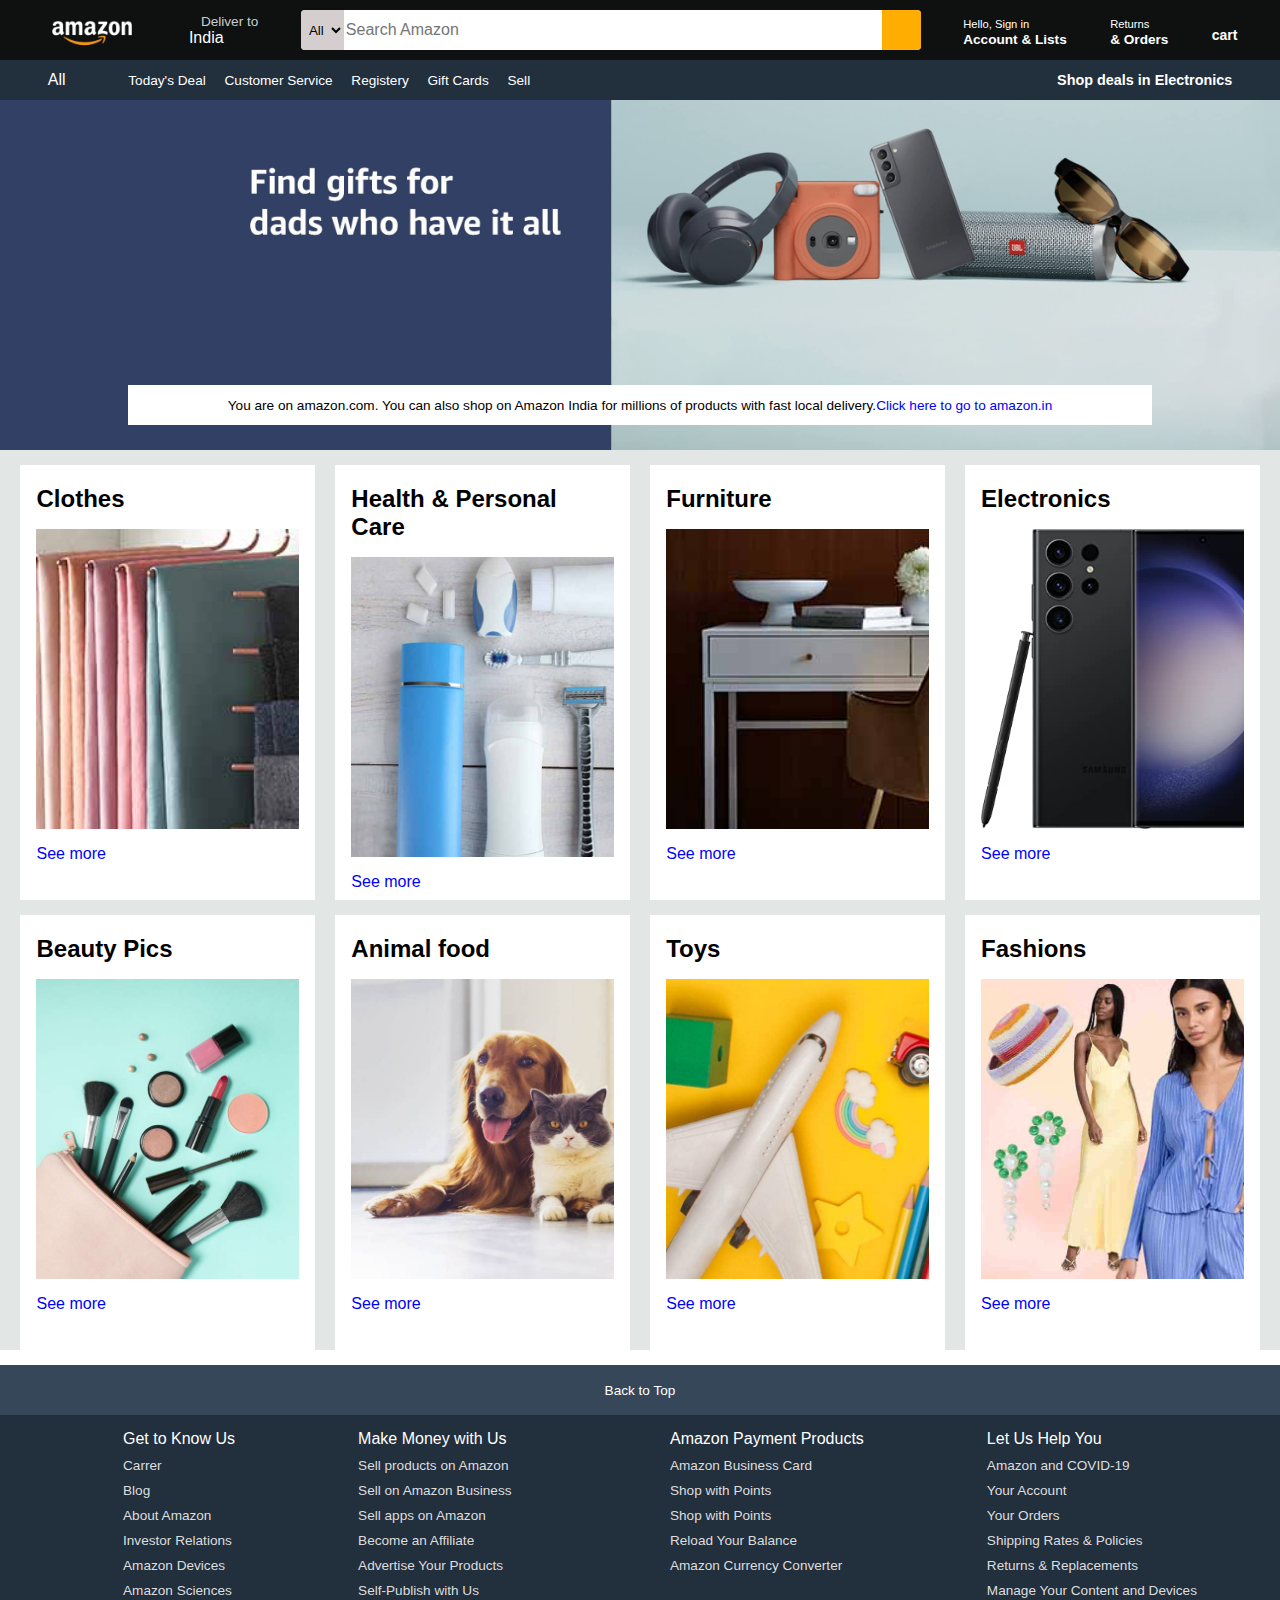
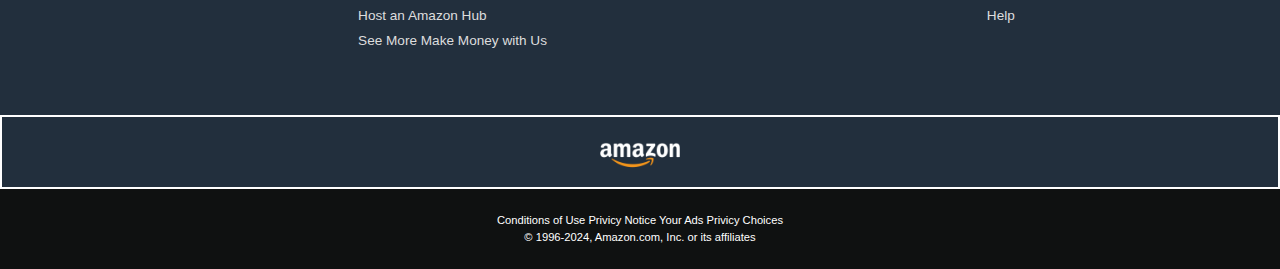
<file: Frontend Projects/Amazon Clone/index.html>
<!DOCTYPE html>
<html lang="en">
<head>
    <meta charset="UTF-8">
    <meta name="viewport" content="width=device-width, initial-scale=1.0">
    <title>Amazon clone</title>
    <link rel="stylesheet" href="https://cdnjs.cloudflare.com/ajax/libs/font-awesome/6.6.0/css/all.min.css" integrity="sha512-Kc323vGBEqzTmouAECnVceyQqyqdsSiqLQISBL29aUW4U/M7pSPA/gEUZQqv1cwx4OnYxTxve5UMg5GT6L4JJg==" crossorigin="anonymous" referrerpolicy="no-referrer" />
    <link rel="stylesheet" href="style.css">
</head>
<body>
    <header>
        <div class="navbar">
            <div class="nav-logo border">
                <div class="logo"></div>
            </div>

            <div class="nav-address border">
                    <p class="add-first">Deliver to</p>
                    <div class="add-icon">
                        <i class="fa-solid fa-location-dot"></i>
                        <p class="add-sec">India</p>
                    </div>
            </div>
            <div class="nav-search">
                <select class="search-select">
                    <option>All</option>
                </select>
                <input placeholder="Search Amazon" class="search-input">
                <div class="search-icon">
                    <i class="fa-solid fa-magnifying-glass"></i>
                </div>
            </div>
        <div class="nav-signin border">
            <p><span>Hello, Sign in</span></p>
            <p class="nav-second">Account & Lists</p>
        </div>
        <div class="nav-signin border">
            <p><span>Returns</span></p>
            <p class="nav-second">& Orders</p>
        </div>
        <div class="nav-cart border">
            <i class="fa-solid fa-cart-arrow-down"></i>
            cart
        </div>
     </div>
     <div class="panel ">
        <div class="panel-all border">
            <i class="fa-solid fa-bars"></i>
            All
        </div>
        <div class="panel-ops">
            <p>Today's Deal</p>
            <p>Customer Service</p>
            <p>Registery</p>
            <p>Gift Cards</p>
            <p>Sell</p>
        </div>
        <div class="panel-deals border">
            Shop deals in Electronics
        </div>
     </div>
    </header>
    <div class="hero-section">
        <div class="hero-message">
        <p>You are on amazon.com. You can also shop on Amazon India for millions of products with fast  local delivery.<a>Click here to go to amazon.in</a></p>      
        </div>
    </div>
    <div class="shop-section">
        <div class="box1 box">
            <div class="box-content">
            <h2>Clothes</h2>
            <div class="box-image" style="background-image: url('box1_image.jpg');"></div>
            <p>See more</p>
        </div>    
        </div>
        <div class="box2 box">
            <div class="box-content">
            <h2>Health & Personal Care</h2>
            <div class="box-image" style="background-image: url('box2_image.jpg');"></div>
            <p>See more</p>
        </div>
        </div>
        <div class="box3 box">
            <div class="box-content">
            <h2>Furniture</h2>
            <div class="box-image" style="background-image: url('box3_image.jpg');"></div>
            <p>See more</p>
        </div>
        </div>
        <div class="box4 box">
            <div class="box-content">
            <h2>Electronics</h2>
            <div class="box-image" style="background-image: url('box4_image.jpg');"></div>
            <p>See more</p>
        </div>
        </div>
        <div class="box1 box">
            <div class="box-content">
            <h2>Beauty Pics</h2>
            <div class="box-image" style="background-image: url('box5_image.jpg');"></div>
            <p>See more</p>
        </div>    
        </div>
        <div class="box2 box">
            <div class="box-content">
            <h2>Animal food</h2>
            <div class="box-image" style="background-image: url('box6_image.jpg');"></div>
            <p>See more</p>
        </div>
        </div>
        <div class="box3 box">
            <div class="box-content">
            <h2>Toys</h2>
            <div class="box-image" style="background-image: url('box7_image.jpg');"></div>
            <p>See more</p>
        </div>
        </div>
        <div class="box4 box">
            <div class="box-content">
            <h2>Fashions</h2>
            <div class="box-image" style="background-image: url('box8_image.jpg');"></div>
            <p>See more</p>
        </div>
        </div>
    </div>
    <footer>
        <div class="foot-panel1">
            Back to Top
        </div>
        <div class="foot-panel2">
            <ul>
                <p>Get to Know Us</p>
                <a>Carrer</a>
                <a>Blog</a>
                <a>About Amazon</a>
                <a>Investor Relations</a>
                <a>Amazon Devices</a>
                <a>Amazon Sciences</a>
            </ul>
            <ul> Make Money with Us
                <a>Sell products on Amazon</a>
                <a>Sell on Amazon Business</a>
                <a>Sell apps on Amazon</a>
                <a>Become an Affiliate</a>
                <a>Advertise Your Products</a>
                <a>Self-Publish with Us</a>
                <a>Host an Amazon Hub</a>
                <a>See More Make Money with Us</a>
            </ul>
            <ul> Amazon Payment Products
                <a>Amazon Business Card</a>
                <a>Shop with Points</a>
                <a>Shop with Points</a>
                <a>Reload Your Balance</a>
                <a>Amazon Currency Converter</a>
            </ul>
        </ul>
        <ul> Let Us Help You
            <a>Amazon and COVID-19</a>
            <a>Your Account</a>
            <a>Your Orders</a>
            <a>Shipping Rates & Policies</a>
            <a>Returns & Replacements</a>
            <a>Manage Your Content and Devices</a>
            <a>Help</a>
        </ul>
        </div>
        <div class="foot-panel3">
            <div class="logo"></div>
        </div>
        <div class="foot-panel4">
            <div class="pages">
                <a>Conditions of Use</a>
                <a>Privicy Notice</a>
                <a>Your Ads Privicy Choices</a>
            </div>
            <div class="copyright">
                © 1996-2024, Amazon.com, Inc. or its affiliates
            </div>
        </div>
    </footer>

</body>
</html>
</file>
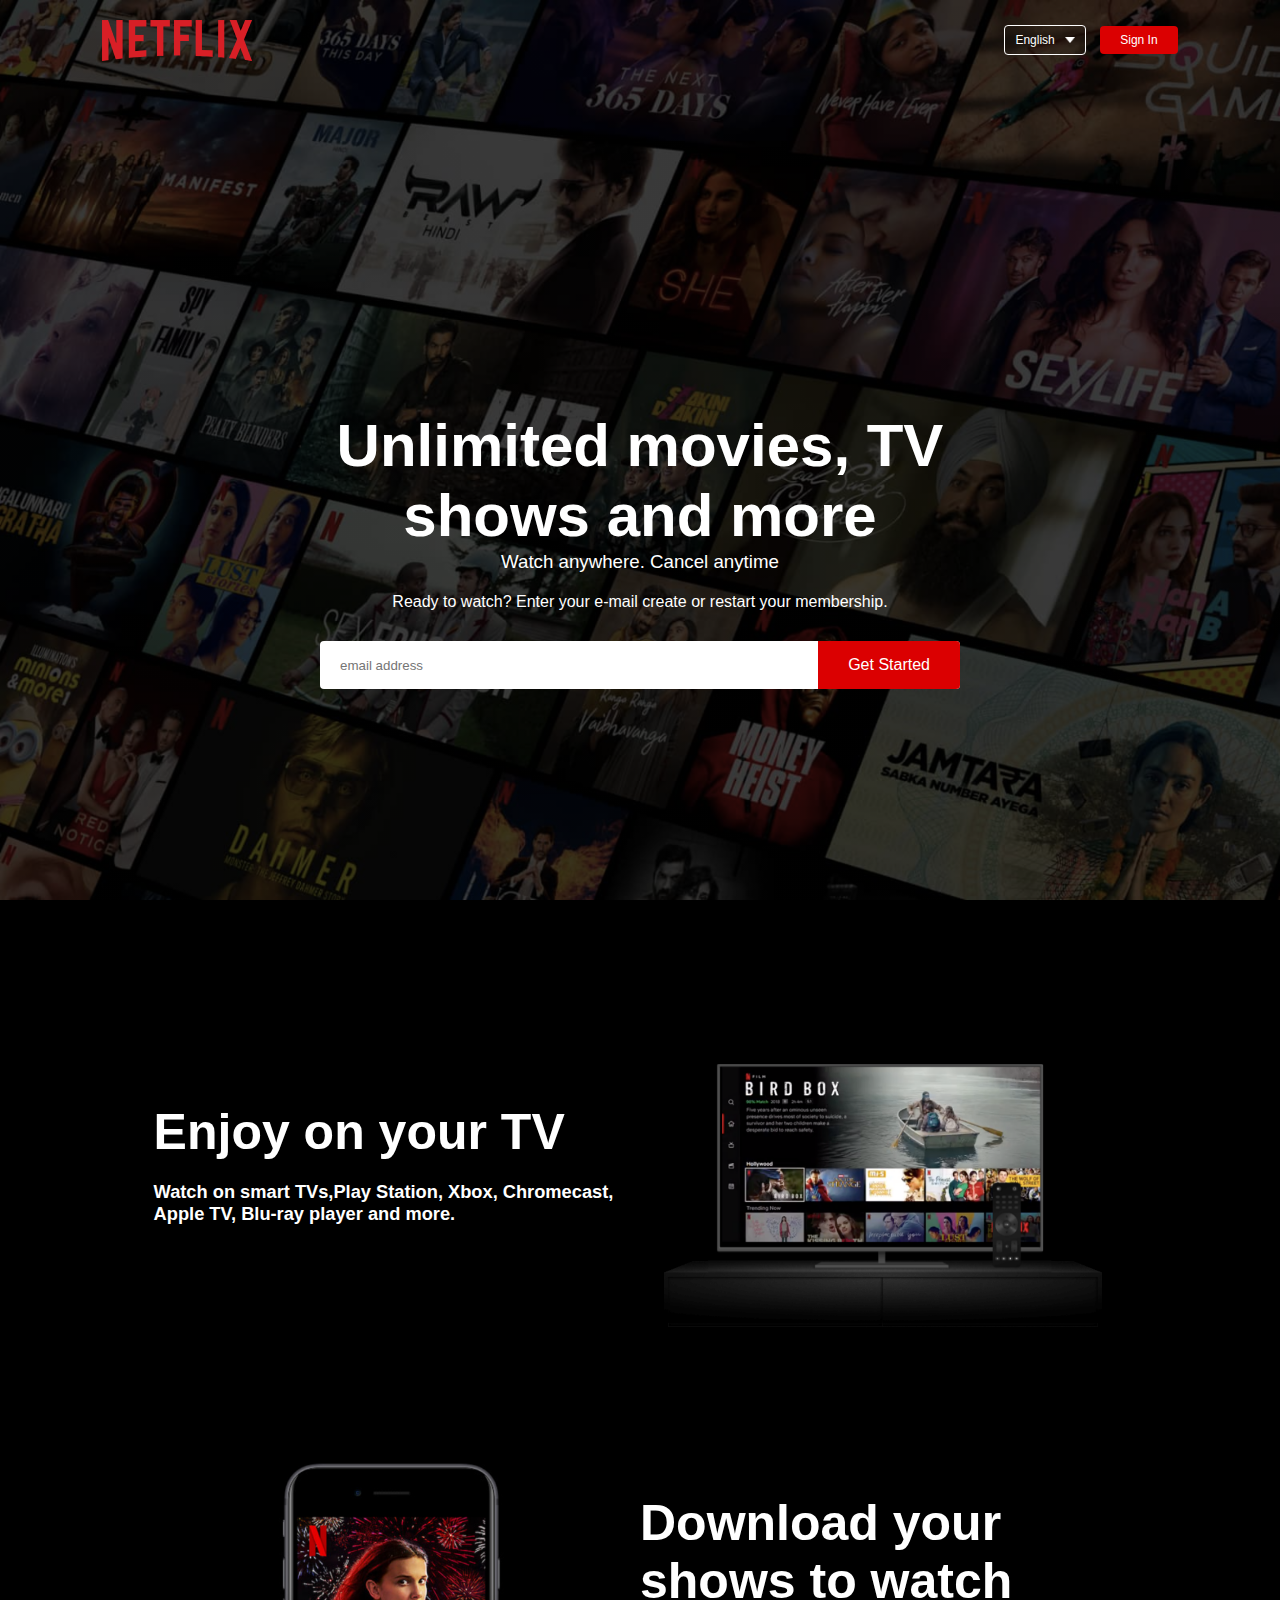
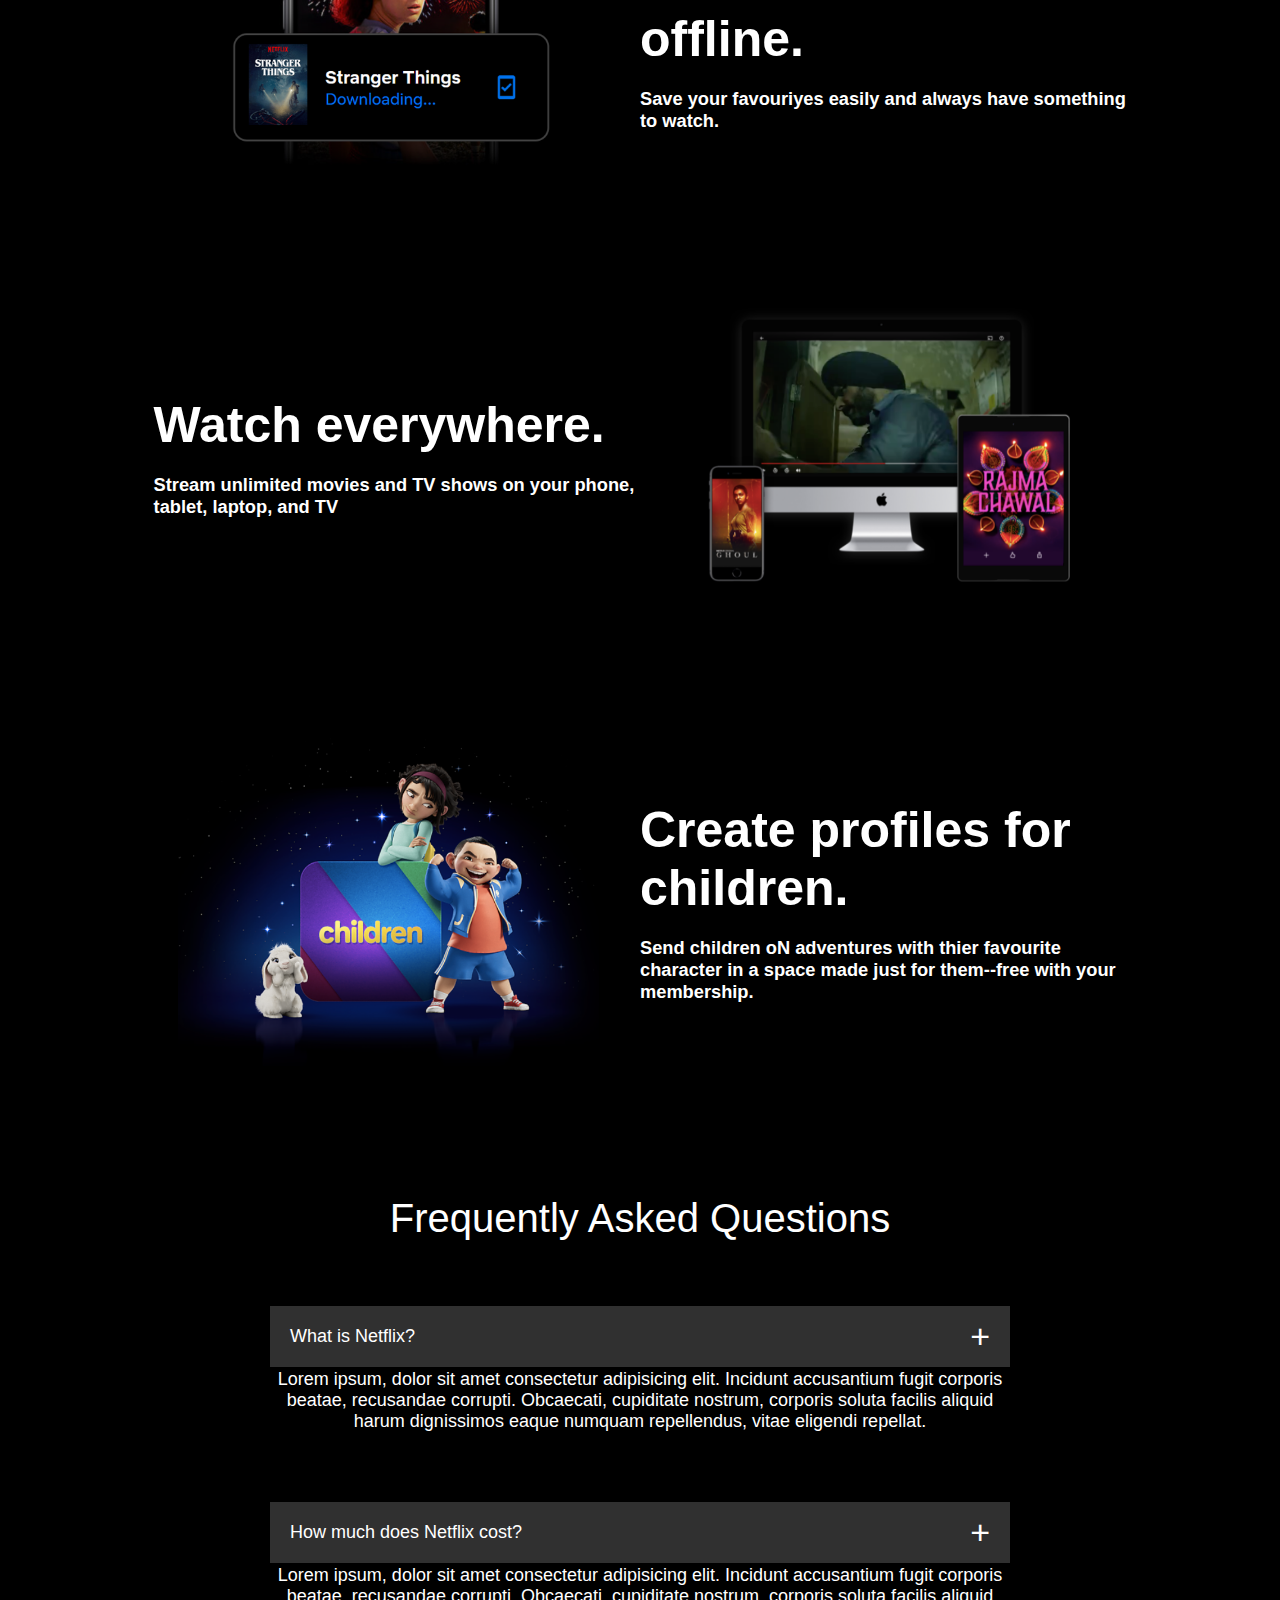
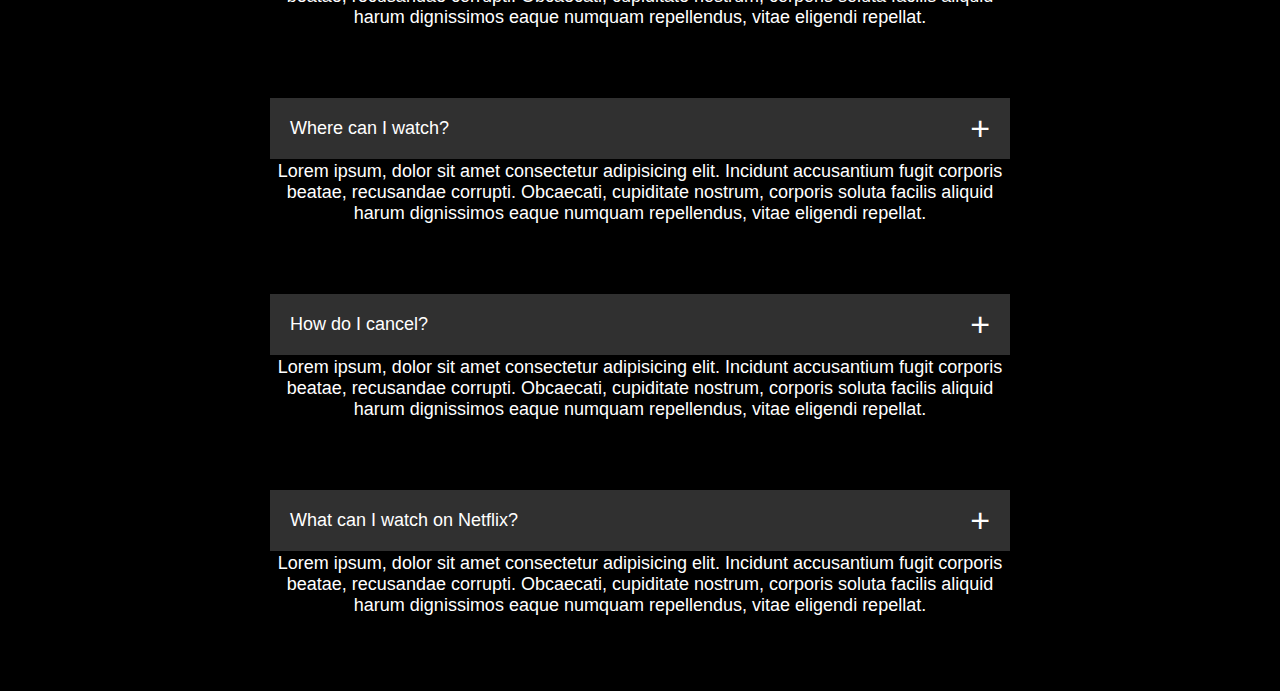
<file: Frontend Projects/Netflix Clone/index.html>
<!DOCTYPE html>
<html lang="en">
<head>
    <meta charset="UTF-8">
    <meta name="viewport" content="width=device-width, initial-scale=1.0">
    <title>Netflix Clone</title>
    <link rel="stylesheet" href="style.css">
</head>
<body>
        <div class="header">
            <nav>
                <img src="logo.png" class="logo">
                <div>
                   <button class="lng_btn">English <img src="down-icon.png" alt=""></button>
                    <button>Sign In</button>
                </div>
            </nav>
            <div class="header-content">
                <h1>Unlimited movies, TV shows and more</h1>
                <h3>Watch anywhere. Cancel anytime</h3>
                <p>Ready to watch? Enter your e-mail create or restart your membership.</p>
                <form class="email-SignUp">
                    <input type="email" placeholder="email address" required>
                    <button type="select">Get Started</button>
                </form>
            </div>
        </div>
        <div class="features">
            <div class="row">
                <div class="text-col">
                    <h2>Enjoy on your TV</h2>
                    <h5>Watch on smart TVs,Play Station, Xbox, Chromecast, Apple TV, Blu-ray player and more.</h5>
                </div>
                <div class="img-col">
                    <img src="feature-1.png" alt="">
                </div>
            </div>
            <div class="row">
                <div class="img-col">
                    <img src="feature-2.png" alt="">
                </div>
                <div class="text-col">
                    <h2>Download your shows to watch offline.</h2>
                    <h5>Save your favouriyes easily and always have something to watch.</h5>
                </div>
            </div>
            <div class="row">
                <div class="text-col">
                    <h2>Watch everywhere.</h2>
                    <h5>Stream unlimited movies and TV shows on your phone, tablet, laptop, and TV</h5>
                </div>
                <div class="img-col">
                    <img src="feature-3.png" alt="">
                </div>
            </div>
            <div class="row">
                <div class="img-col">
                    <img src="feature-4.png" alt="">
                </div>
                <div class="text-col">
                    <h2>Create profiles for children.</h2>
                    <h5>Send children oN adventures with thier favourite character in a space made just for them--free with your membership.</h5>
                </div>
            </div>
        </div>
        <div class="faq">
            <h2>Frequently Asked Questions</h2>
            <ul class="accordion">
                <li>
                    <input type="radio" name="accordion" id="first">
                    <label for="first">What is Netflix?</label>
                    <p>Lorem ipsum, dolor sit amet consectetur adipisicing elit. Incidunt accusantium fugit corporis beatae, recusandae corrupti. Obcaecati, cupiditate nostrum, corporis soluta facilis aliquid harum dignissimos eaque numquam repellendus, vitae eligendi repellat.</p>
                </li>
            </ul>
            <ul class="accordion">
                <li>
                    <input type="radio" name="accordion" id="second">
                    <label for="second">How much does Netflix cost?</label>
                    <p>Lorem ipsum, dolor sit amet consectetur adipisicing elit. Incidunt accusantium fugit corporis beatae, recusandae corrupti. Obcaecati, cupiditate nostrum, corporis soluta facilis aliquid harum dignissimos eaque numquam repellendus, vitae eligendi repellat.</p>
                </li>
            </ul>
            <ul class="accordion">
                <li>
                    <input type="radio" name="accordion" id="third">
                    <label for="third">Where can I watch?</label>
                    <p>Lorem ipsum, dolor sit amet consectetur adipisicing elit. Incidunt accusantium fugit corporis beatae, recusandae corrupti. Obcaecati, cupiditate nostrum, corporis soluta facilis aliquid harum dignissimos eaque numquam repellendus, vitae eligendi repellat.</p>
                </li>
            </ul>
            <ul class="accordion">
                <li>
                    <input type="radio" name="accordion" id="forth">
                    <label for="forth">How do I cancel?</label>
                    <p>Lorem ipsum, dolor sit amet consectetur adipisicing elit. Incidunt accusantium fugit corporis beatae, recusandae corrupti. Obcaecati, cupiditate nostrum, corporis soluta facilis aliquid harum dignissimos eaque numquam repellendus, vitae eligendi repellat.</p>
                </li>
            </ul>
            <ul class="accordion">
                <li>
                    <input type="radio" name="accordion" id="fifth">
                    <label for="fifth">What can I watch on Netflix?</label>
                    <p>Lorem ipsum, dolor sit amet consectetur adipisicing elit. Incidunt accusantium fugit corporis beatae, recusandae corrupti. Obcaecati, cupiditate nostrum, corporis soluta facilis aliquid harum dignissimos eaque numquam repellendus, vitae eligendi repellat.</p>
                </li>
            </ul>
        </div>
</body>
</html>
</file>
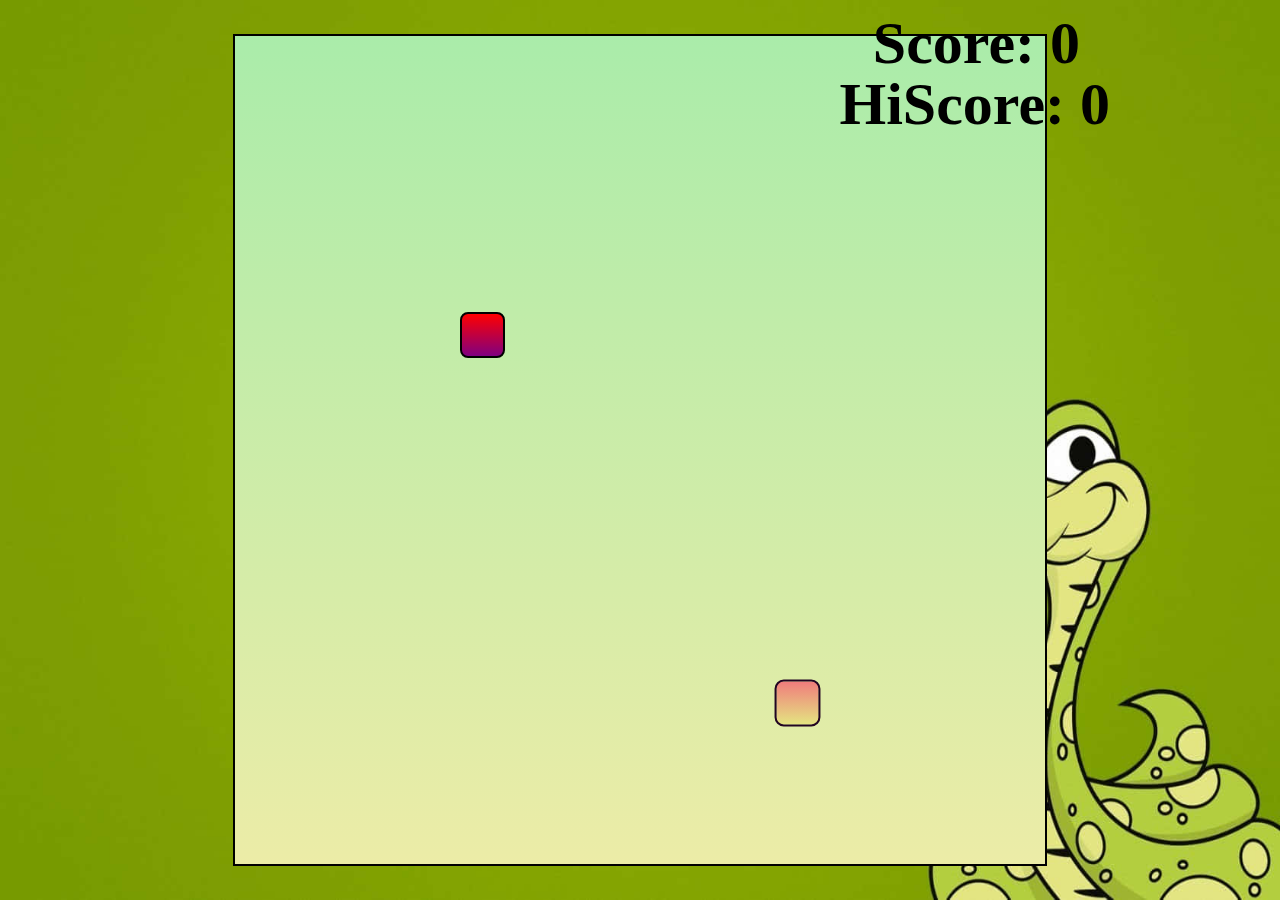
<file: Frontend Projects/Snake game/index.html>
<!DOCTYPE html>
<html lang="en">
<head>
    <meta charset="UTF-8">
    <meta http-equiv="X-UA-Compatible" content="IE=edge">
    <meta name="viewport" content="width=device-width, initial-scale=1.0">
    <title>Snake-Game</title>
    <link rel="stylesheet" href="css/style.css">
</head>
<body>
    <div class="body">
        <div id="scoreBox">Score: 0</div>
        <div id="highscoreBox">HiScore: 0</div>
        <div id="board"></div>
    </div>
</body>
<script src="js/script.js"></script>
</html>
</file>
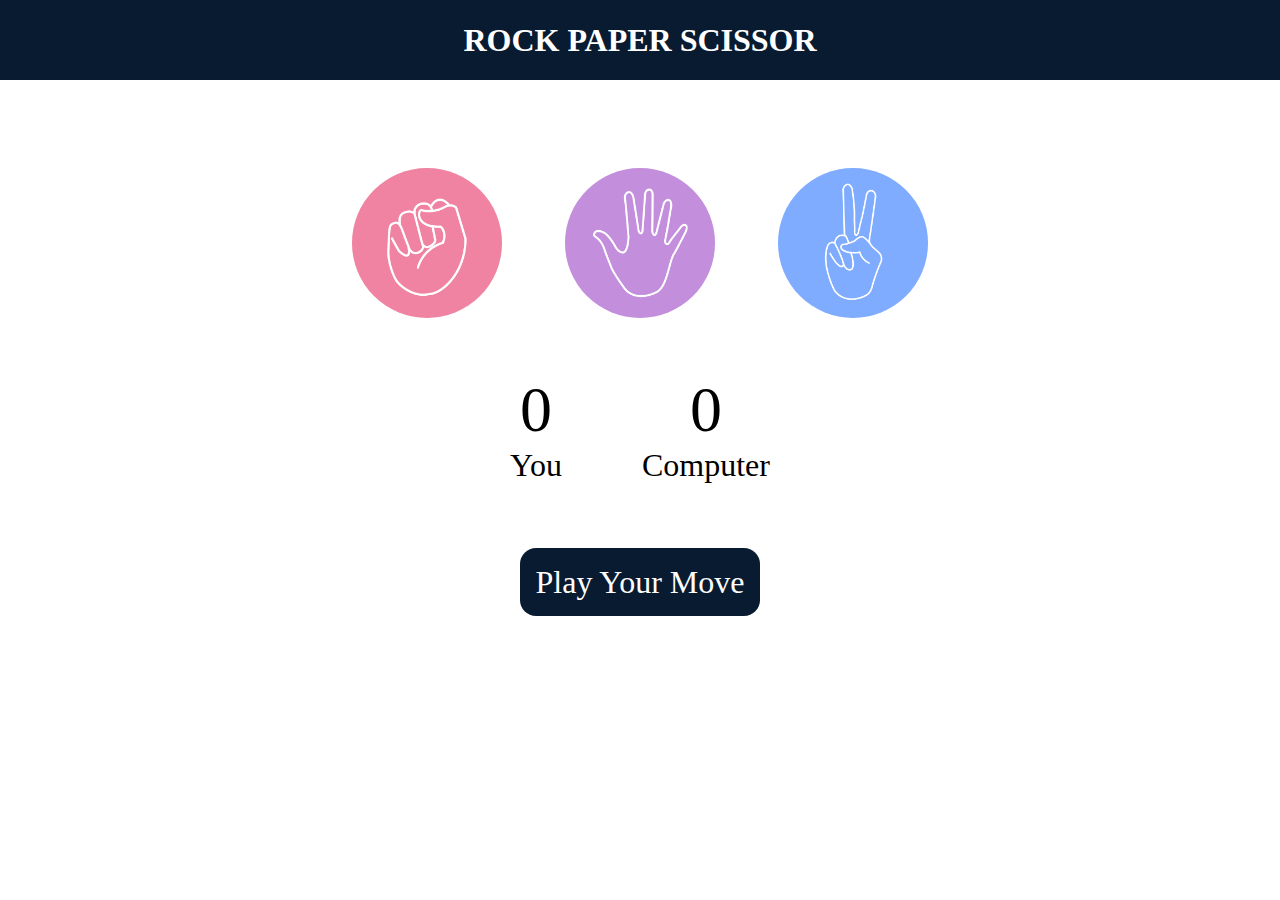
<file: Frontend Projects/Stone Paper Scissor/index.html>
<!DOCTYPE html>
<html lang="en">
<head>
    <meta charset="UTF-8">
    <meta name="viewport" content="width=device-width, initial-scale=1.0">
    <title>Stone Paper Scissor</title>
    <link rel="stylesheet" href="style.css">
</head>
<body>
    <h1>ROCK PAPER SCISSOR</h1>
    <div class="choices">
        <div class="choice" id="rock">
            <img src="rock.png" alt="">
        </div>
        <div class="choice" id="paper">
            <img src="paper.png" alt="">
        </div>
        <div class="choice" id="Scissor">
            <img src="scissors.png" alt="">
        </div>
    </div>
    <div class="score-board">
        <div class="score">
            <p id="user-score">0</p>
            <p>You</p>
        </div>
        <div class="score">
            <p id="comp-score">0</p>
            <p>Computer</p>
        </div>
    </div>
    <div class="msg-container">
        <p id="msg">Play Your Move</p>
    </div>
    <script src="app.js"></script>
</body>
</html>
</file>
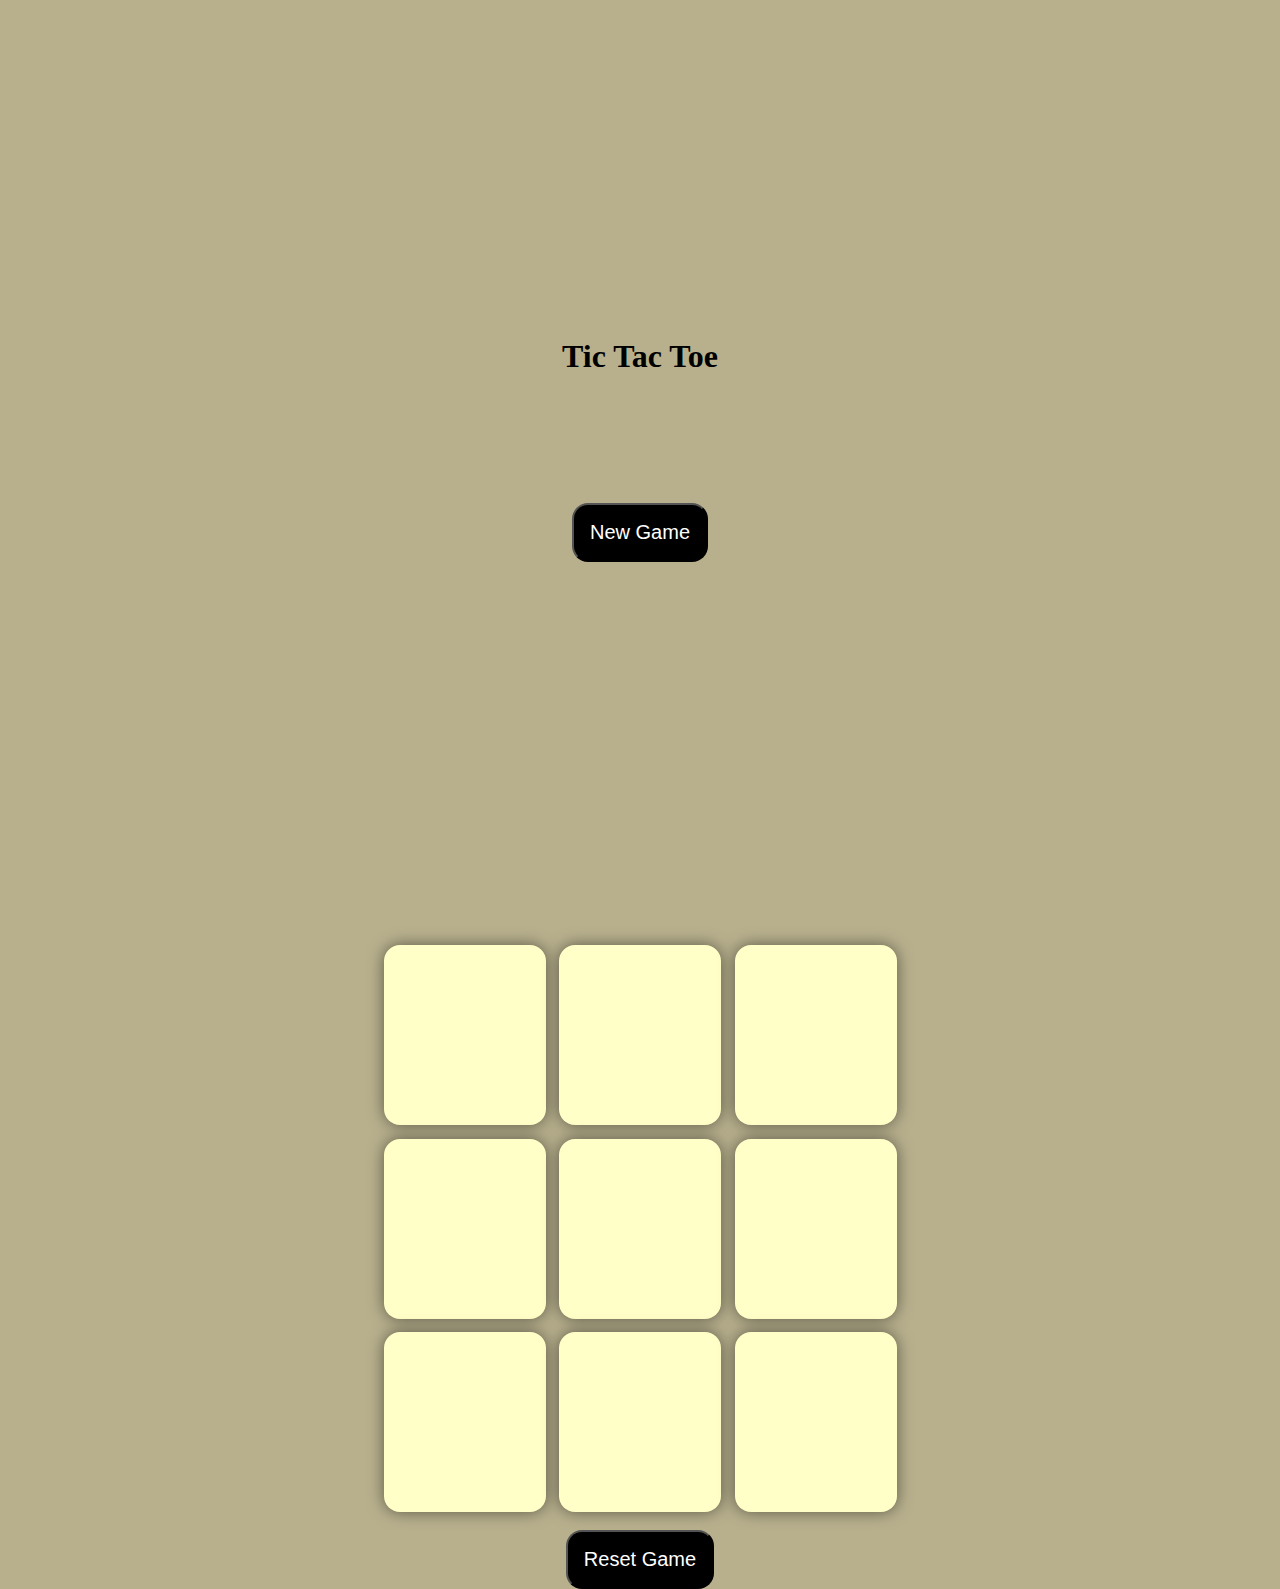
<file: Frontend Projects/Tic Tac Toe/index.html>
<!DOCTYPE html>
<html lang="en">
<head>
    <meta charset="UTF-8">
    <meta name="viewport" content="width=device-width, initial-scale=1.0">
    <title>Tic Tac Toe</title>
    <link rel="stylesheet" href="style.css">
</head>
<body>
    <div class="msg-container">
        <h1>Tic Tac Toe</h1>
        <p class="message"></p>
        <button class="newGame-btn">New Game</button>
    </div>
    <main>
        
        <div class="container">
        <div class="game">
            <button class="box"></button>
            <button class="box"></button>
            <button class="box"></button>
            <button class="box"></button>
            <button class="box"></button>
            <button class="box"></button>
            <button class="box"></button>
            <button class="box"></button>
            <button class="box"></button>
        </div>
        </div>
        <button class="reset-btn">Reset Game</button>
    </main>
    <script src="script.js"></script>
</body>
</html>
</file>
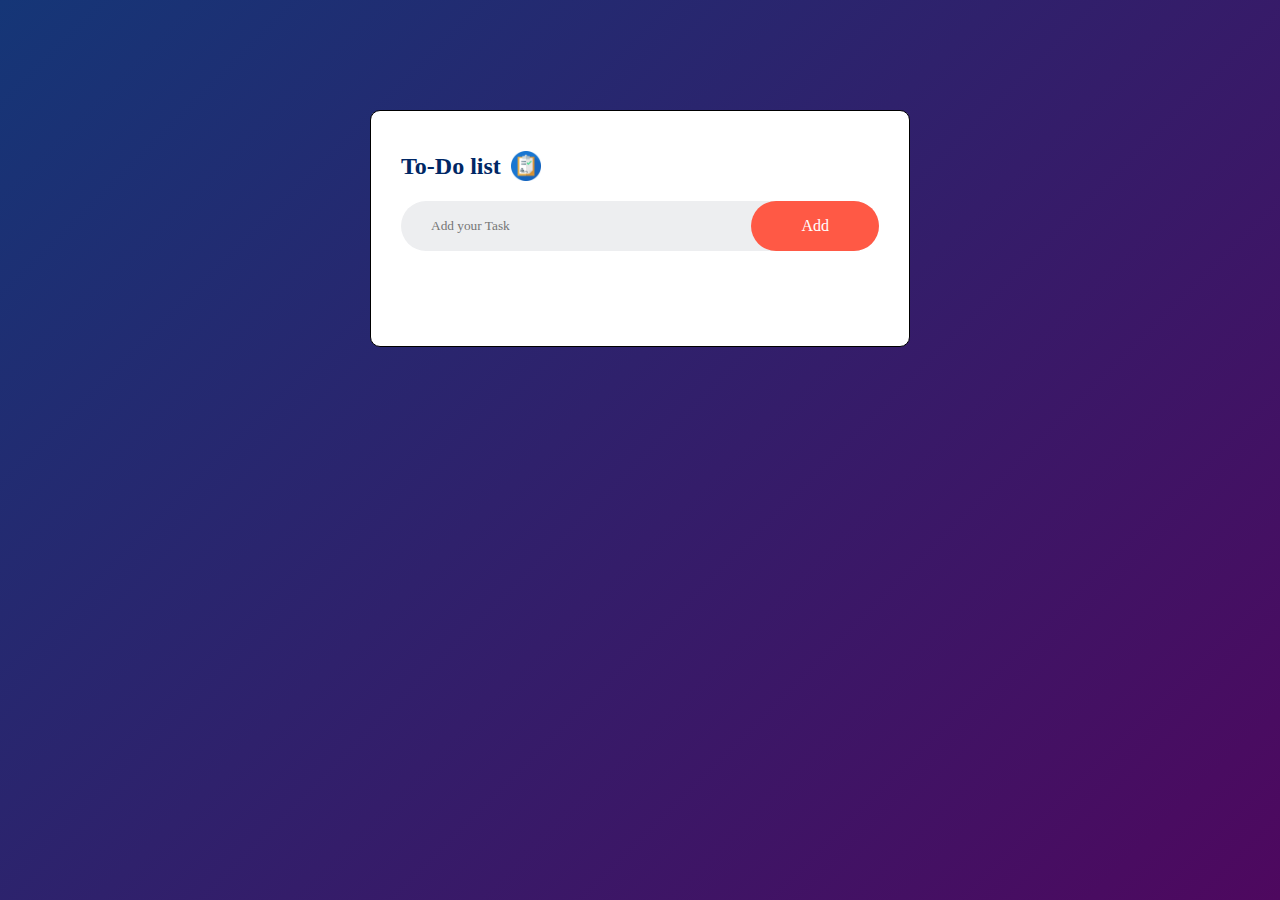
<file: Frontend Projects/To-Do List/index.html>
<!DOCTYPE html>
<html lang="en">
<head>
    <meta charset="UTF-8">
    <meta name="viewport" content="width=device-width, initial-scale=1.0">
    <title>To-Do List</title>
    <link rel="stylesheet" href="style.css">
</head>
<body>
    <div class="container">
        <div class="todobox">
            <h2>To-Do list <img src="todo.png" alt=""></h2>
            <div class="row">
                <input type="text" id="input-box" placeholder="Add your Task">
                <button onclick="addTask()">Add</button>
            </div>
            <ul id="list-container">
                <!-- <li class="checked">Task 1</li>
                <li>Task 2</li>
                <li>Task 3</li> -->
            </ul>
        </div>
    </div>
    <script src="script.js"></script>
</body>
</html>
</file>
<file: Frontend Projects/Amazon Clone/style.css>
*{
    margin: 0;
    font-family: Arial;
    border: border-box;
}
.navbar{
    height: 60px;
    background-color: #0f1111;
    color:white;
    display: flex;
    align-items: center ;
    justify-content: space-evenly;
}
.nav-logo{
    height:50px;
    width:100px;
}
.logo{
    background-image:url("amazon_logo.png");
    background-size:cover;
    height:50px;
    width:100px;
}
.border{
    border:1.5px solid transparent;
}
.border:hover{
    border:1.5px solid white;
}

/** box-2**/

.add-first{
    color:#cccccc;
    font-size: 0.85rem;
    margin-left: 15px;
}

.add-sec{
    font-size: 1rem;
    margin-left: 3px;
}

.add-icon{
    display: flex;
    align-items: center;
}

/** box-3**/

.nav-search{
    display: flex;
    justify-content: space-evenly;
    background-color: pink;
    width: 620px;
    height: 40px;
    border-radius: 4px;
}
.search-select{
    background-color:rgb(212, 206, 206);
    width: 50px;
    text-align: center;
    border-top-left-radius: 4px;
    border-bottom-left-radius: 4px;
    border: none;
}

.search-input{
    width: 100%;
    font-size: 1rem;
    border: none;
}

.search-icon{
    width: 45px;
    display: flex;
    justify-content: center;
    align-items: center;
    font-size: 1.2rem;
    background-color: rgb(255,174,0);
    border-top-right-radius: 4px;
    border-bottom-right-radius: 4px;
    color: #0f1111;
}
.nav-search:hover {
    border: 2px solid orange;
}
/** box 4**/

span{
    font-size: 0.7rem;
}
.nav-second{
    font-size: 0.85rem;
    font-weight: 700;
}

/** box 5 **/

.nav-cart i{
    font-size: 30px;
}
.nav-cart{
    font-size: 14px;
    font-weight: 700;
}

/** panel **/

.panel{
    height: 40px;
    background-color: #222f3d;
    display: flex;
    color: white;
    justify-content: space-evenly;
    align-items: center;

}
.panel-ops p{
    display: inline;
    margin-left: 15px;
}
.panel-ops{
    width: 70%;
    font-size: 0.85rem;
}
.panel-deals{
    font-size: 0.9rem;
    font-weight: 700;
}
/** hero-section **/

.hero-section{
    background-image: url("hero_image.jpg");
    background-size: cover;
    height: 350px;
    display: flex;
    justify-content: center;
    align-items: flex-end;
}
.hero-message{
    background-color: white;
    color:black;
    height: 40px;
    display: flex;
    align-items: center;
    justify-content: center;
    font-size: 0.85rem;
    width: 80%;
    margin-bottom: 25px;
}
.hero-message a{
    color: blue;
}

/** box section **/
.shop-section{
    display: flex;
    flex-wrap: wrap;
    justify-content: space-evenly;
    background-color: #e2e7e6;
}
.box{
    height: 400px;
    width: 23%;
    background-color: white;
    padding: 20px 0px 15px;
    margin-top: 15px;
}
.box-image{
    height: 300px;
    background-size: cover;
    margin-top: 1rem;
    margin-bottom: 1rem;

}
.box-content{
    margin-left: 1rem;
    margin-right: 1rem;
}

.box-content p{
    color: blue;
}
/** Footer **/
footer{
    margin-top: 15px;
}
.foot-panel1{
    background-color: #37475a;
    color: white;
    height: 50px;
    display: flex;
    justify-content: center;
    align-items: center;
    font-size: 0.85rem;
}
.foot-panel2{
    background-color: #222f3d;
    color: white;
    height: 300px;
    display: flex;
    justify-content: space-evenly;
}
ul{
    margin-top: 15px;
}
ul a{
    display: block;
    font-size: 0.85rem;
    margin-top: 10px;
    color: #dddddd;
}
.foot-panel3{
    background-color: #222f3d;
    color: white;
    border: 2px solid white;
    height: 70px;
    display: flex;
    justify-content: center;
    align-items: center;
}
.logo{
    background-image: url("amazon_logo.png");
    background-size: cover;
    height: 50px;
    width: 100px;
}
.foot-panel4{
    background-color: #0f1111;
    color: white;
    font-size: 0.7rem;
    text-align: center;
     height: 80px;
}
.pages{
    padding-top: 25px;
}
.copyright{
    padding-top: 5px;
}
</file>
<file: Frontend Projects/Netflix Clone/style.css>
*{
    margin: 0;
    padding: 0;
    font-family: 'Poppins',sans-serif;
    box-sizing: border-box;
}
body{
    background-color: #000;
    color: #fff;
}
.header{
    width: 100%;
    height: 100vh;
    background-image:  linear-gradient(rgba(0,0,0,0.7),rgba(0,0,0,0.7)), url(header-image.png);
    background-size: cover;
    background-position: center;
    padding: 10px 8%;
    position: relative;
}
nav{
    display: flex;
    justify-content: space-between;
    align-items: center;
    padding: 10px 0;
}
nav button{
    border: 0;
    outline: 0;
    background: #db0001;
    color: #fff;
    padding: 7px 20px;
    border-radius: 4px;
    font-size: 12px;
    margin-left: 10px;
    cursor: pointer;
}
.logo{
    width: 150px;
    cursor: pointer;
}
.lng_btn{
    display: inline-flex;
    align-items: center;
    background: transparent;
    border: 1px solid #fff;
    padding: 7px 10px;
}
.lng_btn img{
    width: 10px;
    margin-left: 10px;
}

.header-content{
    position: absolute;
    top: 50%;
    left: 50%;
    transform: translate(-50%,-50%);
    text-align: center;
    margin-top: 100px;
}
.header-content h1{
    font-size: 60px;
    line-height: 70px;
    font-weight: 600;
    max-width: 650px;
}
.header-content h3{
    font-weight: 400;
    margin-bottom: 20px; 
}
.email-SignUp{
     background: #fff;
     border-radius: 4px;
     display: flex;
     align-items: center;
     margin-top: 30px;
     overflow: hidden;
}
.email-SignUp input{
     flex: 1;
     border: 0;
     outline: 0;
     margin-left: 20px;
}
.email-SignUp button{
    background: #db0001;
    border: 0;
    outline: 0;
    color: #fff;
    font-size: 16px;
    cursor:pointer; 
    padding: 15px 30px; 
}


/** Features **/


.features{
    padding: 50px 12%;
    font-size: 22px;
}
.row{
    display: flex;
    width: 100%;
    align-items: center;
    flex-wrap: wrap;
    padding: 50px 0; 
}
.text-col{
    flex-basis: 50%;
    margin-bottom: 20px;
}
.img-col{
    flex-basis: 50%;
    margin-bottom: 20px;
}
.img-col img{
    display: block;
    width: 90%;
    margin: auto;
}
.features h2{
    font-size: 50px;
    font-weight: 600;
    margin-bottom: 20px;
}

/**-----------faq------------**/
.faq{
    padding: 10px 12%;
    text-align: center;
    font-size: 18px;
}
.faq h2 {
    font-weight: 500;
    font-size: 40px;
}
.accordion{
    margin: 60px auto;
    width: 100%;
    max-width: 750px;
}
.accordion li{
    list-style: none;
    width: 100%;
    padding: 5px;
}
.accordion li label{
    display: flex;
    align-items: center;
    padding: 20px;
    font-size: 18px;
    font-weight: 500;
    background: #303030;
    margin-bottom: 2px;
    cursor: pointer;
    position: relative;
}
label::after{
    content: '+';
    font-size: 34px;
    position: absolute;
    right: 20px;
}
input[type="radio"]{
    display:none;
}
.accordion .content{
    background: #303030;
    text-align: left;
    padding: 0 20px;
    max-height: 0;
    overflow: hidden;
    transition: max-height 0.5s, padding 0.5s;
}
.accordion input[type="radio"]:checked + label + .content{
    max-height: 600px;
    padding: 30px 20px;
}
</file>
<file: Frontend Projects/Snake game/css/style.css>
*{
    margin: 0;
    padding: 0;
}
.body{
    background-image: url('../background.jpg');
    min-height: 100vh;
    background-size: 100vw 100vh;
    background-repeat: no-repeat;
    display: flex;
    justify-content: center;
    align-items: center;
}
#scoreBox{
    position: absolute;
    top: 9px;
    right: 200px;
    font-size: 60px;
    font-weight: bold;
}
#highscoreBox{
    position: absolute;
    top: 70px;
    right: 170px;
    font-size: 60px;
    font-weight: bold;
}
#board{
    background: linear-gradient(rgb(170, 236, 170), rgb(236, 236, 167));
    width: 90vmin;
    height: 92vmin;
    border: 2px solid black;
    display: grid;
    grid-template-rows: repeat(18, 1fr);
    grid-template-columns: repeat(18, 1fr);
}
.head{
    background: linear-gradient(rgb(240, 124, 124), rgb(228, 228, 129));
    border: 2px solid rgb(34, 4, 34);
    transform: scale(1.02);
    border-radius: 9px;
}   
.snake{
    background-color: purple;
    border: .25vmin solid white;
    border-radius: 12px;
}
.food{
    background: linear-gradient(red, purple);
    border: .25vmin solid black;
    border-radius: 8px;
}
</file>
<file: Frontend Projects/Stone Paper Scissor/style.css>
*{
    margin: 0;
    padding: 0;
    text-align: center;
}
h1{
    background-color: #081b31;
    color: white;
    height: 5rem;
    line-height: 5rem;
}
.choice{
    height: 165px;
    width: 165px;
    border-radius: 50%;
    display: flex;
    justify-content: center;
    align-items: center;
}
.choice:hover{
    cursor: pointer;
    background-color: #081b31;
}
img{
    height: 150px;
    width: 150px;
    object-fit: cover;
    border-radius: 50%;
}
.choices{
    display: flex;
    justify-content: center;
    align-items: center;
    gap: 3rem;
    margin-top: 5rem;
}
.score-board{
    display: flex;
    justify-content: center;
    align-items: center;
    font-size: 2rem;
    margin-top: 3rem;
    gap: 5rem;
}
#user-score, #comp-score{
    font-size: 4rem;
}

.msg-container{
    margin-top: 5rem;
}
#msg{
    background-color: #081b31;
    color: white;
    height: 5rem;
    font-size:2rem; 
    display: inline;
    padding: 1rem;
    border-radius: 1rem;
}
/* marquee{
    height: 400px;
    width: 500px;
} */
</file>
<file: Frontend Projects/Tic Tac Toe/style.css>
*{
    margin: 0;
    padding: 0;
}
body{
    background-color: #B8B08D;
    text-align: center;
}
.container{
    height: 70vh;
    display: flex;
    justify-content: center;
    align-items: center;
}
.game{
    height: 60vmin;
    width: 60vmin;
    display: flex;
    flex-wrap: wrap;
    justify-content: center;
    align-items: center;
    gap: 1.5vmin;
}
.box{
    height: 20vmin;
    width: 18vmin;
    border-radius: 1rem;
    border: none;
    box-shadow: 0 0 1rem rgba(0,0,0,0.5);
    font-size: 8vmin;
    color: black;
    background-color: #ffffc7;
}
.reset-btn{
    padding: 1rem;
    font-size: 1.25rem;
    color: white;
    background-color: black;
    border-radius: 1rem;
}
.newGame-btn{
    padding: 1rem;
    font-size: 1.25rem;
    color: white;
    background-color: black;
    border-radius: 1rem;
}
.message{
    color: #ffffc7;
    font-size: 5vmin;
}
.msg-container {
    height: 100vmin;
    display: flex;
    justify-content: center;
    align-items: center;
    flex-direction: column;
    gap: 4rem;
}
.hide{
    display: none;
}
</file>
<file: Frontend Projects/To-Do List/style.css>
*{
    margin: 0;
    padding: 0;
    font-family: 'popins','sans-serif';
    box-sizing: border-box;
}
.container{
    width: 100%;
    min-height: 100vh;
    background: linear-gradient(135deg, #153677, #4e085f);
    padding: 10px;
}
.todobox{
    width: 100%;
    max-width: 540px;
    background-color: #fff;
    margin: 100px auto 20px;
    padding: 40px 30px 70px;
    border: 1px solid black;
    border-radius: 10px;
}
.todobox h2{
    color: #002765;
    display: flex;
    align-items: center;
    margin-bottom: 20px;
}
.todobox h2 img{
    width: 30px;
    margin-left: 10px;
}
.row{
    display: flex;
    align-items: center;
    justify-content: space-between;
    background: #edeef0;
    border-radius: 30px;
    padding-left: 20px;
    margin-bottom: 25px;
}
input{
    flex: 1;
    border: none;
    outline: none;
    background: transparent;
    padding: 10px;
    font-weight: 14px;
}
button{
    border: none;
    outline: none;
    padding: 16px 50px;
    background: #ff5945;
    color: #fff;
    font-size: 16px;
    cursor: pointer;
    border-radius: 40px;
}
ul li{
    list-style: none;
    font-size: 17px;
    padding: 12px 8px 12px 50px;
    user-select: none;
    cursor: pointer;
    position: relative;
}
ul li::before{
    content: '';
    position: absolute;
    height: 28px;
    width: 28px;
    border-radius: 50%;
    background-image: url(unchecked.png);
    background-size: cover;
    background-position: center;
    top: 12px;
    left: 8px;

}
ul li.checked{
    color: #555;
    text-decoration: line-through;
}
ul li.checked::before{
    background-image: url(checked.png);
}

ul li span {
    position:absolute;
    right: 0px;
    top: 5px;
    width: 40px4;
    height: 40px;
    font-size: 22px;
    color: #555;
    line-height: 40px;
    text-align: center;
    border-radius: 50%;
}
ul li span:hover{
    background: #edeef0;
}
</file>
